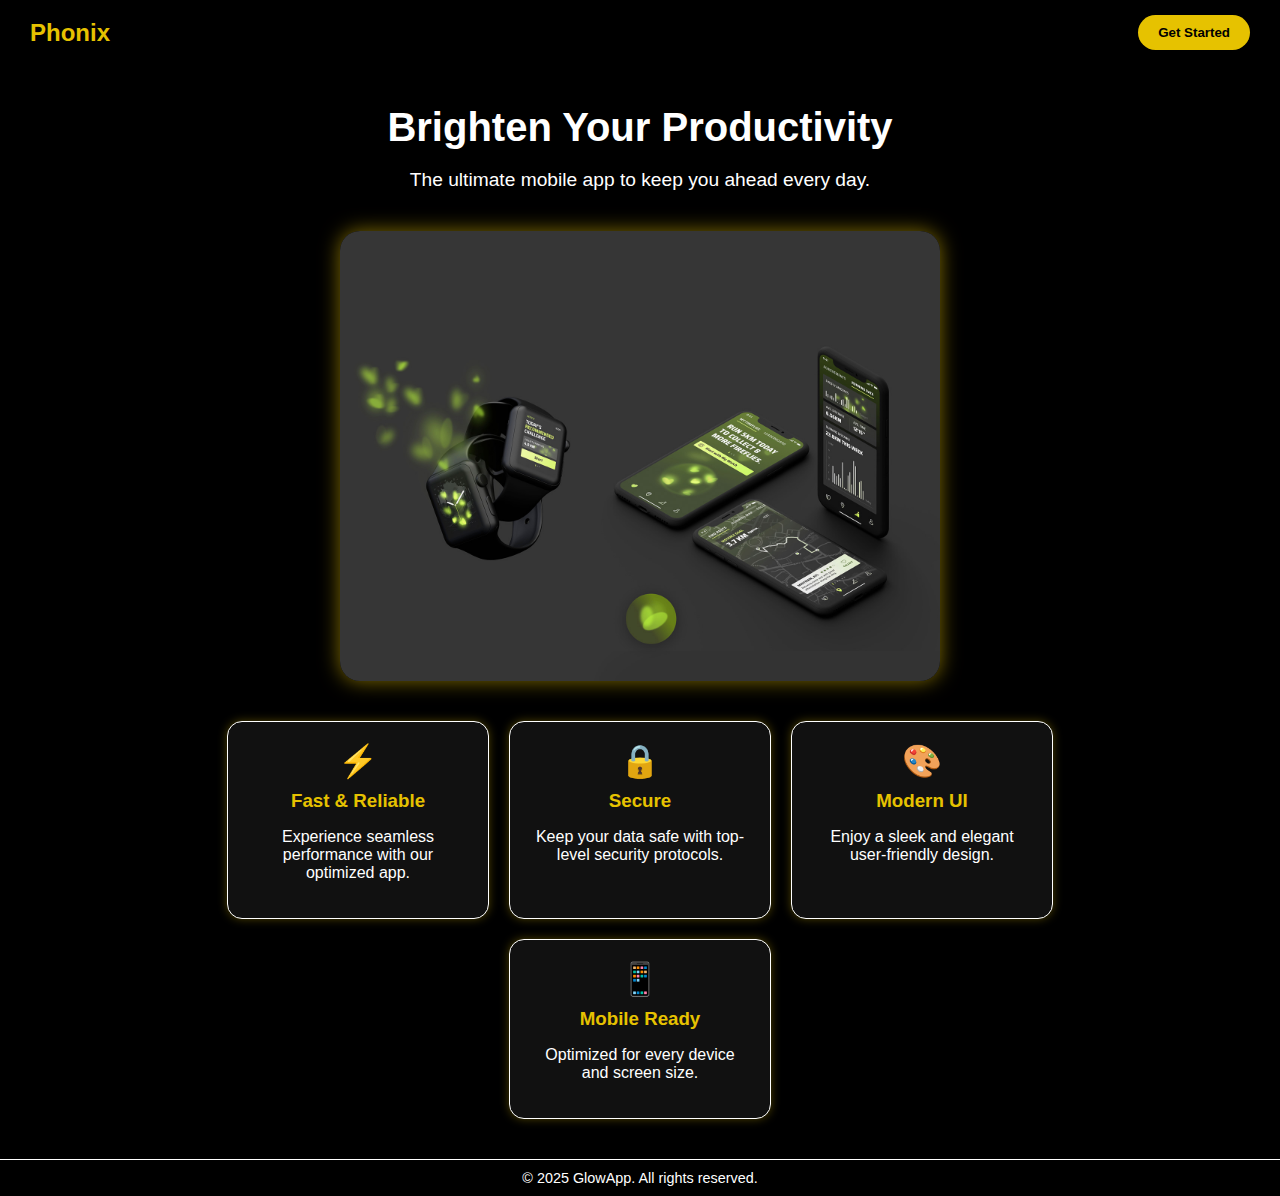
<file: Landing-page/index.html>
<!-- index.html -->
<!DOCTYPE html>
<html lang="en">
<head>
  <meta charset="UTF-8" />
  <meta name="viewport" content="width=device-width, initial-scale=1.0" />
  <title>GlowApp Landing Page</title>
  <link rel="stylesheet" href="style.css" />
</head>
<body>
  <!-- Navigation -->
  <nav class="navbar">
    <div class="logo">Phonix</div>
    <button class="btn">Get Started</button>
  </nav>

  <!-- Header -->
  <header class="header">
    <h1>Brighten Your Productivity</h1>
    <p>The ultimate mobile app to keep you ahead every day.</p>
  </header>

  <!-- Hero Section -->
  <section class="hero">
    <img src="image.png" alt="Hero Image">
  </section>

  <!-- Features Section -->
  <section class="features">
    <div class="feature">
      <div class="icon">⚡</div>
      <h3>Fast & Reliable</h3>
      <p>Experience seamless performance with our optimized app.</p>
    </div>
    <div class="feature">
      <div class="icon">🔒</div>
      <h3>Secure</h3>
      <p>Keep your data safe with top-level security protocols.</p>
    </div>
    <div class="feature">
      <div class="icon">🎨</div>
      <h3>Modern UI</h3>
      <p>Enjoy a sleek and elegant user-friendly design.</p>
    </div>
    <div class="feature">
      <div class="icon">📱</div>
      <h3>Mobile Ready</h3>
      <p>Optimized for every device and screen size.</p>
    </div>
  </section>

  <!-- Footer -->
  <footer class="footer">
    © 2025 GlowApp. All rights reserved.
  </footer>
</body>
</html>
</file>
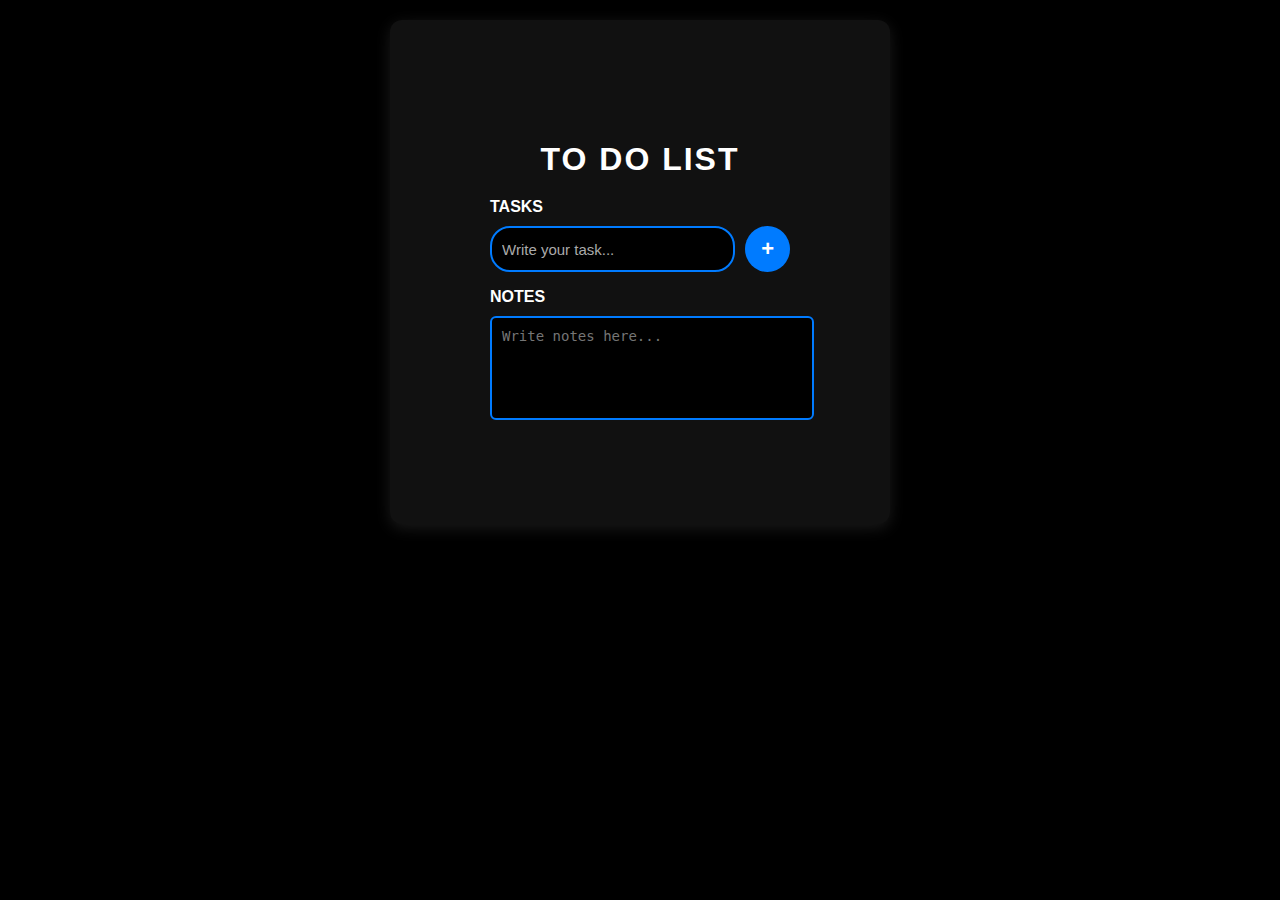
<file: to-do list/to-do-list.html>
<!DOCTYPE html>
<html lang="en">
<head>
  <meta charset="UTF-8">
  <meta name="viewport" content="width=device-width, initial-scale=1.0">
  <title>To Do List</title>
  <link rel="stylesheet" href="to-do-list.css">
</head>
<body>
  <div class="wrapper">
    <div class="todo-card">
      <h1>TO DO LIST</h1>

      <h2 class="section-title">Tasks</h2>
      <div class="inputRow">
        <input id="taskInput" type="text" placeholder="Write your task...">
        <button id="addBtn">+</button>
      </div>
      <ul id="taskList"></ul>

      <h2 class="section-title">Notes</h2>
      <textarea id="notes" placeholder="Write notes here..."></textarea>
    </div>
  </div>

  <script src="script.js"></script>
</body>
</html>
</file>
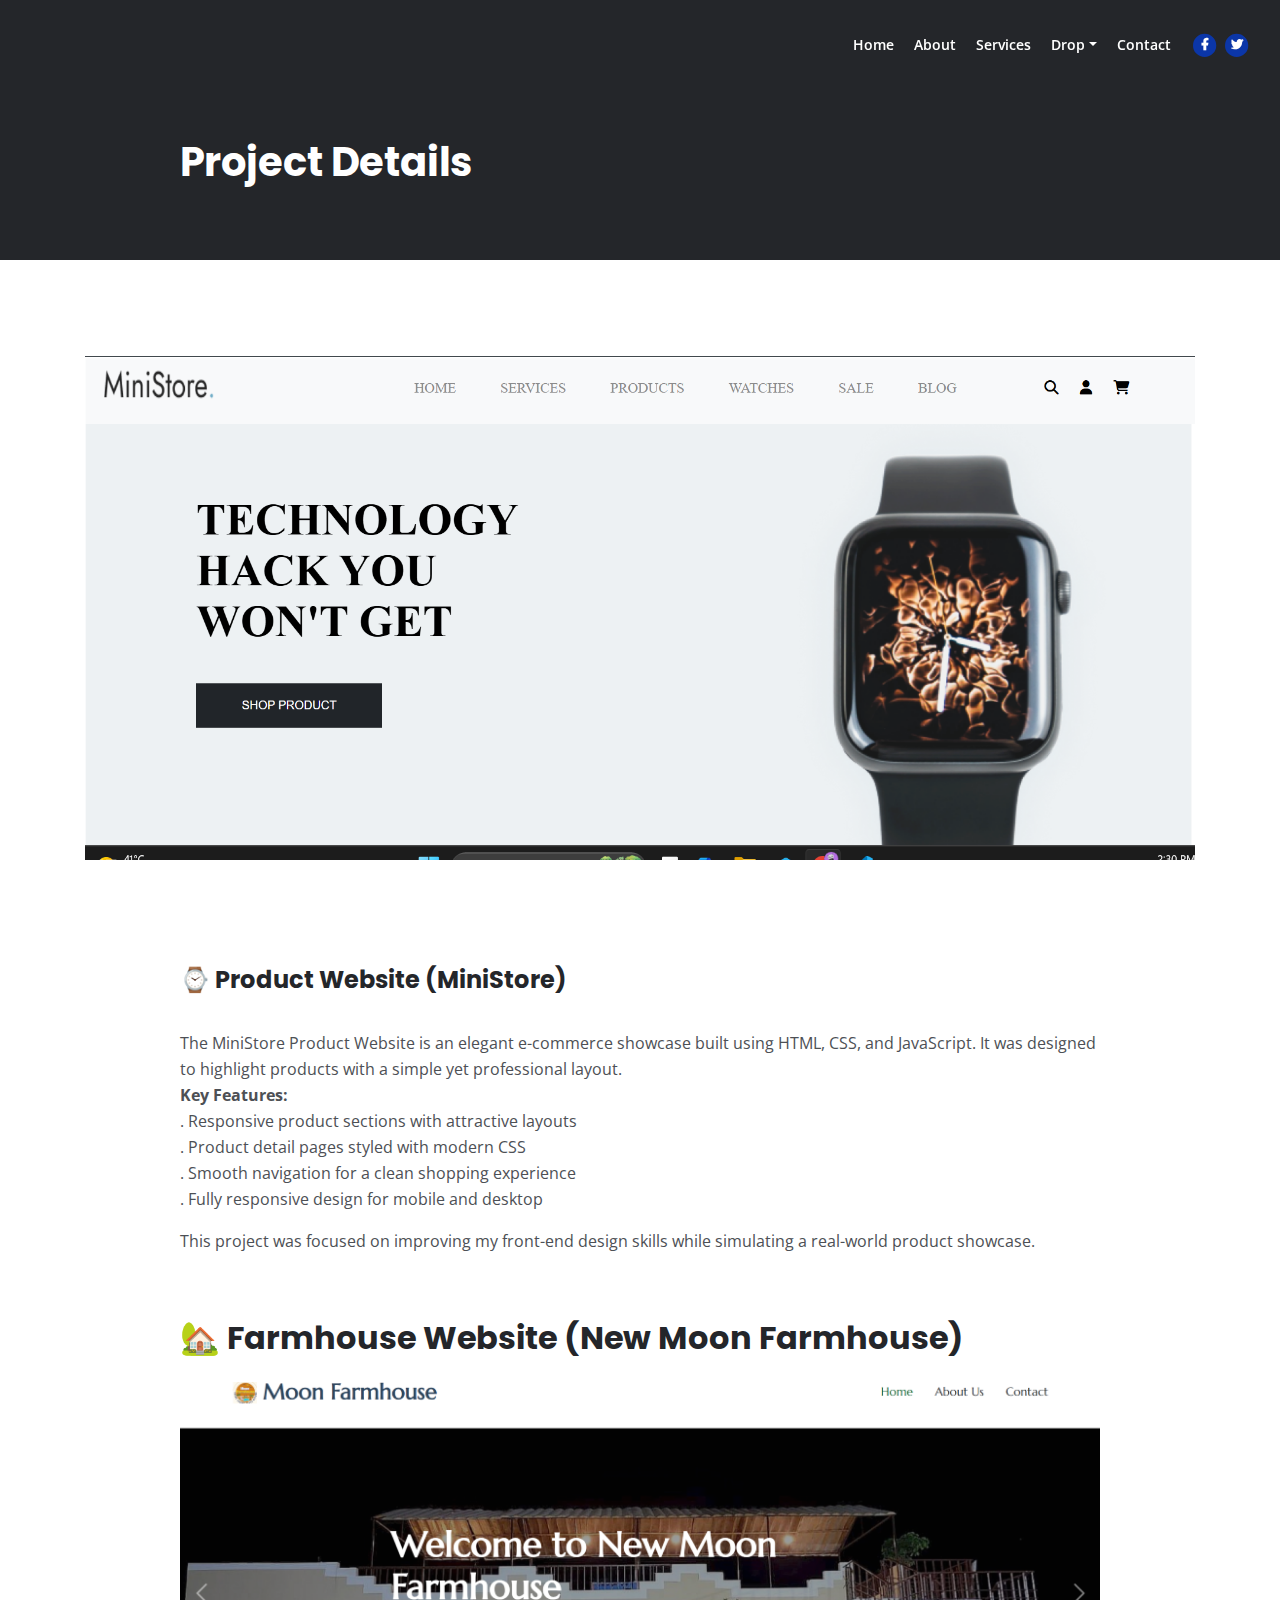
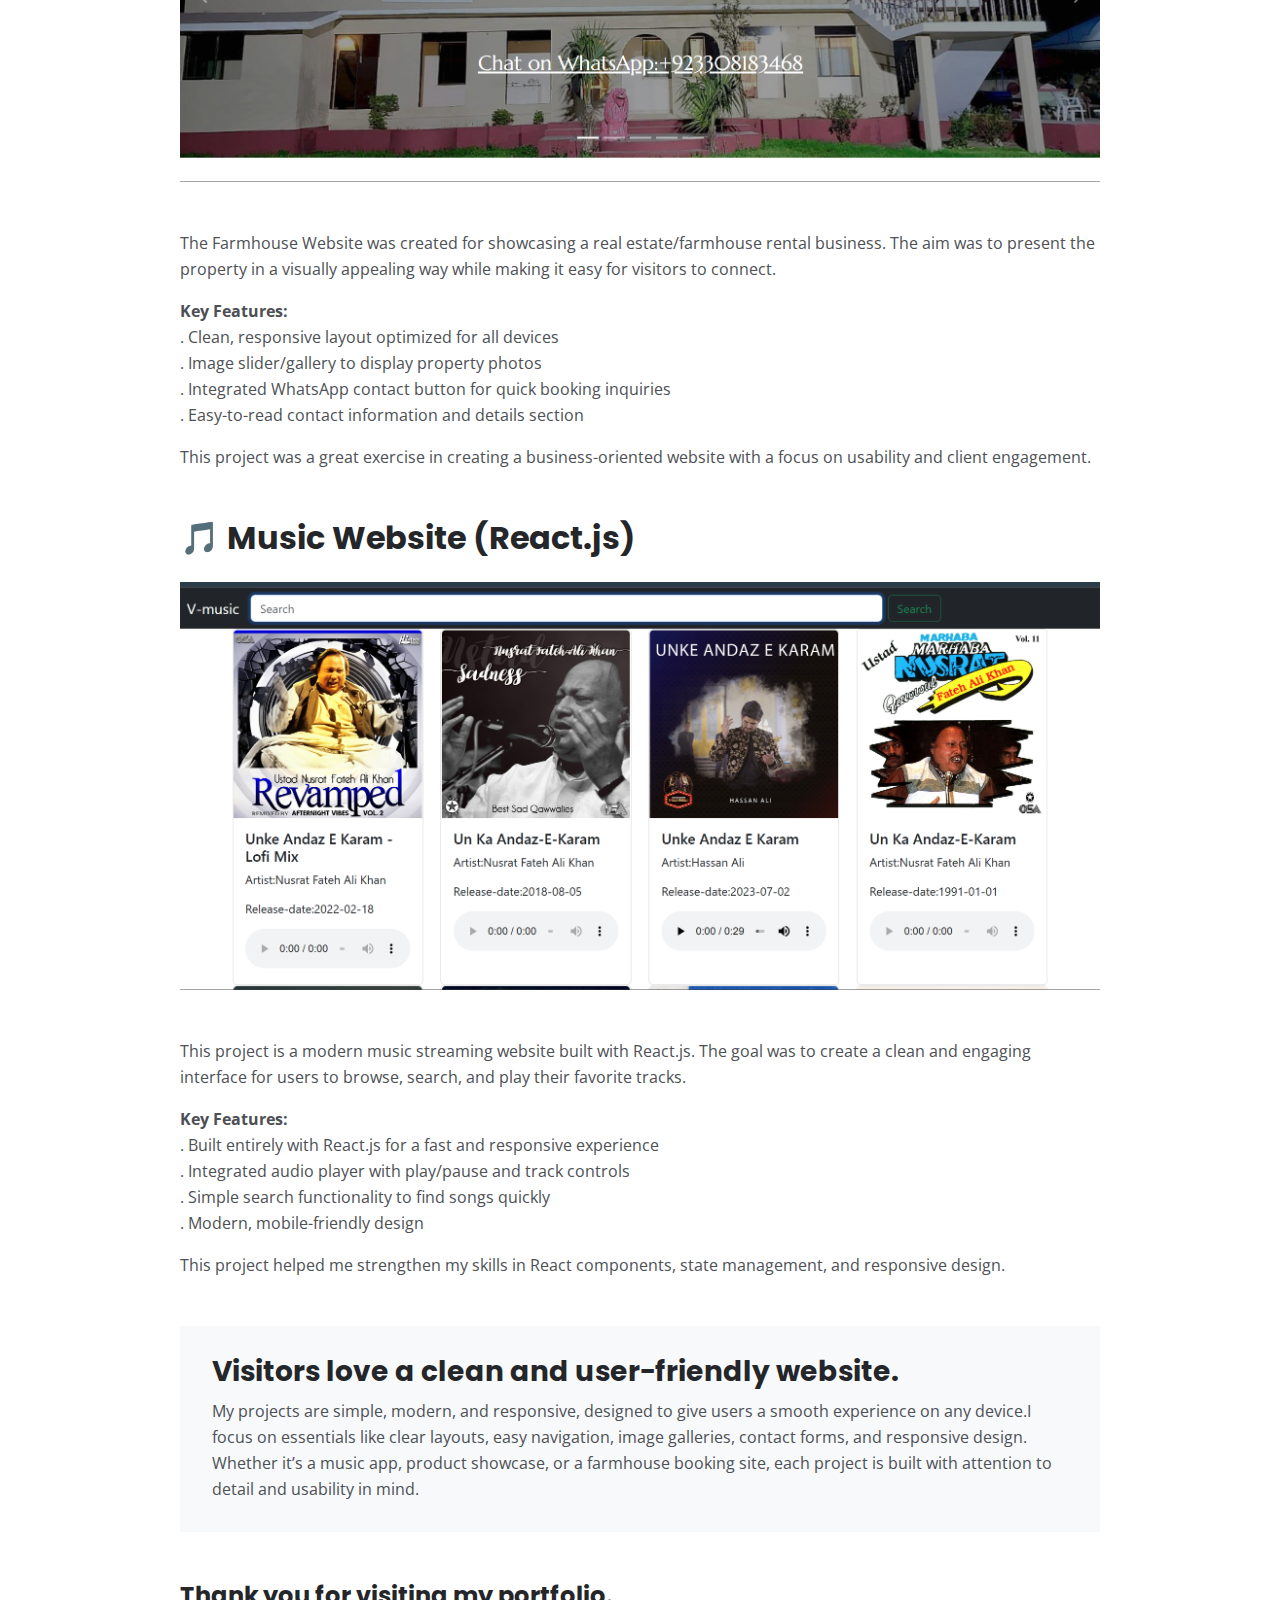
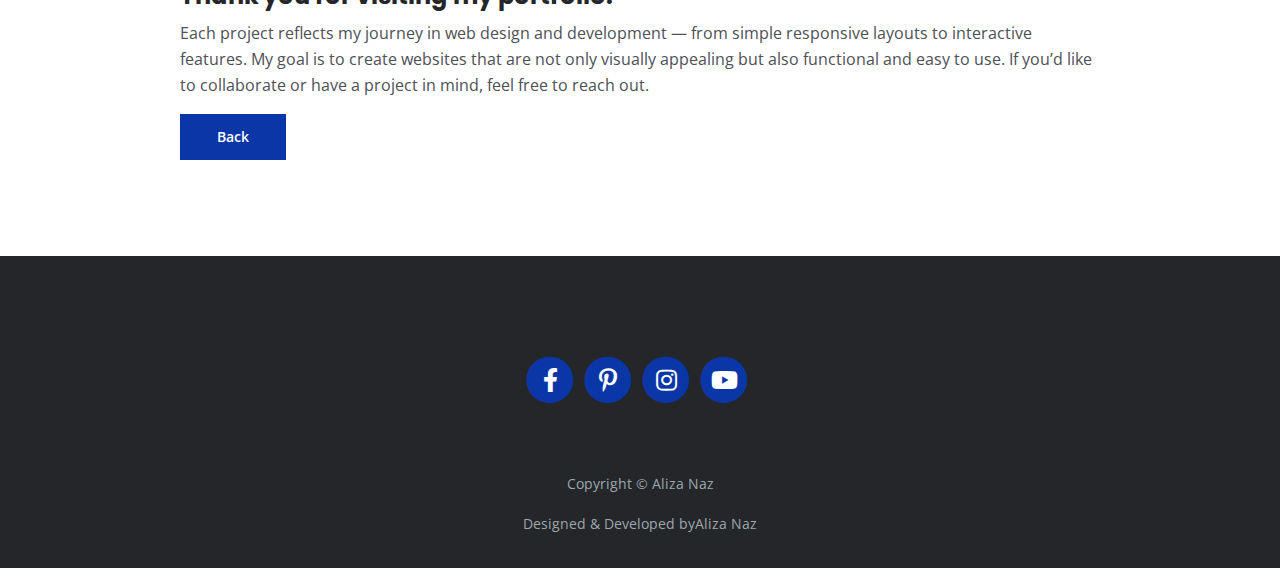
<file: portfolio/mark/project.html>
<!DOCTYPE html>
<html lang="en">
<head>
    <meta charset="utf-8">
    <meta name="viewport" content="width=device-width, initial-scale=1, shrink-to-fit=no">
    
    <!-- SEO Meta Tags -->
    <meta name="description" content="Your description">
    <meta name="author" content="Your name">

    <!-- OG Meta Tags to improve the way the post looks when you share the page on Facebook, Twitter, LinkedIn -->
	<meta property="og:site_name" content="" /> <!-- website name -->
	<meta property="og:site" content="" /> <!-- website link -->
	<meta property="og:title" content=""/> <!-- title shown in the actual shared post -->
	<meta property="og:description" content="" /> <!-- description shown in the actual shared post -->
	<meta property="og:image" content="" /> <!-- image link, make sure it's jpg -->
	<meta property="og:url" content="" /> <!-- where do you want your post to link to -->
	<meta name="twitter:card" content="summary_large_image"> <!-- to have large image post format in Twitter -->

    <!-- Webpage Title -->
    <title>Project Details</title>
    
    <!-- Styles -->
    <link rel="preconnect" href="https://fonts.gstatic.com">
    <link href="https://fonts.googleapis.com/css2?family=Open+Sans:ital,wght@0,400;0,600;0,700;1,400&family=Poppins:wght@600&display=swap" rel="stylesheet">
    <link href="css/bootstrap.css" rel="stylesheet">
    <link href="css/fontawesome-all.css" rel="stylesheet">
	<link href="css/styles.css" rel="stylesheet">
	
	<!-- Favicon  -->
    <link rel="icon" href="images/favicon.png">
</head>
<body data-spy="scroll" data-target=".fixed-top">
    
    <!-- Navigation -->
    <nav class="navbar navbar-expand-lg fixed-top navbar-dark">
        <div class="container">
            
            
            <!-- Text Logo - Use this if you don't have a graphic logo -->
            <!-- <a class="navbar-brand logo-text page-scroll" href="index.html">Mark</a> -->

            <button class="navbar-toggler p-0 border-0" type="button" data-toggle="offcanvas">
                <span class="navbar-toggler-icon"></span>
            </button>

            <div class="navbar-collapse offcanvas-collapse" id="navbarsExampleDefault">
                <ul class="navbar-nav ml-auto">
                    <li class="nav-item">
                        <a class="nav-link page-scroll" href="index.html#header">Home <span class="sr-only">(current)</span></a>
                    </li>
                    <li class="nav-item">
                        <a class="nav-link page-scroll" href="index.html#about">About</a>
                    </li>
                    <li class="nav-item">
                        <a class="nav-link page-scroll" href="index.html#services">Services</a>
                    </li>
                    <li class="nav-item dropdown">
                        <a class="nav-link dropdown-toggle" href="#" id="dropdown01" data-toggle="dropdown" aria-haspopup="true" aria-expanded="false">Drop</a>
                        <div class="dropdown-menu" aria-labelledby="dropdown01">
                            <a class="dropdown-item page-scroll" href="project.html">Project Details</a>
                        </div>
                    </li>
                    <li class="nav-item">
                        <a class="nav-link page-scroll" href="index.html#contact">Contact</a>
                    </li>
                </ul>
                <span class="nav-item social-icons">
                    <span class="fa-stack">
                        <a href="#your-link">
                            <i class="fas fa-circle fa-stack-2x"></i>
                            <i class="fab fa-facebook-f fa-stack-1x"></i>
                        </a>
                    </span>
                    <span class="fa-stack">
                        <a href="#your-link">
                            <i class="fas fa-circle fa-stack-2x"></i>
                            <i class="fab fa-twitter fa-stack-1x"></i>
                        </a>
                    </span>
                </span>
            </div> <!-- end of navbar-collapse -->
        </div> <!-- end of container -->
    </nav> <!-- end of navbar -->
    <!-- end of navigation -->


    <!-- Header -->
    <header class="ex-header">
        <div class="container">
            <div class="row">
                <div class="col-xl-10 offset-xl-1">
                    <h1>Project Details</h1>
                </div> <!-- end of col -->
            </div> <!-- end of row -->
        </div> <!-- end of container -->
    </header> <!-- end of ex-header -->
    <!-- end of header -->


    <!-- Basic -->
    <div class="ex-basic-1 pt-5 pb-5">
        <div class="container">
            <div class="row">
                <div class="col-lg-12">
                    <img class="img-fluid mt-5 mb-3" src="images/project-1.png" alt="alternative">
                </div> <!-- end of col -->
            </div> <!-- end of row -->
        </div> <!-- end of container -->
    </div> <!-- end of ex-basic-1 -->
    <!-- end of basic -->


    <!-- Basic -->
    <div class="ex-basic-1 pt-4">
        <div class="container">
            <div class="row">
                <div class="col-xl-10 offset-xl-1">
                    <p><h4>⌚ Product Website (MiniStore)</h4><br>
                        The MiniStore Product Website is an elegant e-commerce showcase built using HTML, CSS, and JavaScript. It was designed to highlight products with a simple yet professional layout.
                        <br>
                    <b>Key Features:</b><br>

                    . Responsive product sections with attractive layouts<br>

                    . Product detail pages styled with modern CSS<br>

                    . Smooth navigation for a clean shopping experience<br>

                    . Fully responsive design for mobile and desktop<br>
                    </p>
                    <p class="mb-5">This project was focused on improving my front-end design skills while simulating a real-world product showcase.</p>

                    
                </div> <!-- end of col -->
            </div> <!-- end of row -->
        </div> <!-- end of container -->
    </div> <!-- end of ex-basic-1 -->
    <!-- end of basic -->


   
    


    <!-- Basic -->
    <div class="ex-basic-1 pt-3 pb-5">
        <div class="container">
            <div class="row">
                <div class="col-xl-10 offset-xl-1">
                    
                    <h2 class="mb-4">🏡 Farmhouse Website (New Moon Farmhouse)</h2>
                    <img class="img-fluid mb-5" src="images/project-2.png" alt="alternative">
                    <p>The Farmhouse Website was created for showcasing a real estate/farmhouse rental business. The aim was to present the property in a visually appealing way while making it easy for visitors to connect.</p>

                    <b>Key Features:</b><br>

                    . Clean, responsive layout optimized for all devices<br>

                    . Image slider/gallery to display property photos<br>

                    . Integrated WhatsApp contact button for quick booking inquiries<br>

                    . Easy-to-read contact information and details section<br>
                    </p>
                    <p class="mb-5">This project was a great exercise in creating a business-oriented website with a focus on usability and client engagement.</p>



                    <h2 class="mb-4">🎵 Music Website (React.js)</h2>
                    <img class="img-fluid mb-5" src="images/project-3.png" alt="alternative">
                    <p>This project is a modern music streaming website built with React.js. The goal was to create a clean and engaging interface for users to browse, search, and play their favorite tracks.</p>

                    <b>Key Features:</b><br>

                    . Built entirely with React.js for a fast and responsive experience<br>

                    . Integrated audio player with play/pause and track controls<br>

                    . Simple search functionality to find songs quickly<br>

                    . Modern, mobile-friendly design<br>
                    </p>
                    <p class="mb-5">This project helped me strengthen my skills in React components, state management, and responsive design.</p>
                    <div class="text-box mb-5">
                        <h3>Visitors love a clean and user-friendly website.</h3>
                        <p>My projects are simple, modern, and responsive, designed to give users a smooth experience on any device.I focus on essentials like clear layouts, easy navigation, image galleries, contact forms, and responsive design. Whether it’s a music app, product showcase, or a farmhouse booking site, each project is built with attention to detail and usability in mind.</p>
                    </div> <!-- end of text-box -->



                    <p class="mb-4"><h4>Thank you for visiting my portfolio.</h4>
                    Each project reflects my journey in web design and development — from simple responsive layouts to interactive features. My goal is to create websites that are not only visually appealing but also functional and easy to use. If you’d like to collaborate or have a project in mind, feel free to reach out.</p>
                    

                    <a class="btn-solid-reg mb-5" href="index.html">Back</a>
                </div> <!-- end of col -->
            </div> <!-- end of row -->
        </div> <!-- end of container -->
    </div> <!-- end of ex-basic-1 -->
    <!-- end of basic -->


    <!-- Footer -->
    <div class="footer bg-gray">
        <div class="container">
            <div class="row">
                <div class="col-lg-12">
                    <div class="social-container">
                        <span class="fa-stack">
                            <a href="https://www.facebook.com/shaaz.khan.94009841">
                                <i class="fas fa-circle fa-stack-2x"></i>
                                <i class="fab fa-facebook-f fa-stack-1x"></i>
                            </a>
                        </span>
                        <span class="fa-stack">
                            <a href="https://www.pinterest.com/alizah0045/">
                                <i class="fas fa-circle fa-stack-2x"></i>
                                <i class="fab fa-pinterest-p fa-stack-1x"></i>
                            </a>
                        </span>
                        <span class="fa-stack">
                            <a href="https://www.instagram.com/alizaey978/">
                                <i class="fas fa-circle fa-stack-2x"></i>
                                <i class="fab fa-instagram fa-stack-1x"></i>
                            </a>
                        </span>
                        <span class="fa-stack">
                            <a href="https://www.youtube.com/@alizay-l1k">
                                <i class="fas fa-circle fa-stack-2x"></i>
                                <i class="fab fa-youtube fa-stack-1x"></i>
                            </a>
                        </span>
                    </div> <!-- end of social-container -->
                </div> <!-- end of col -->
            </div> <!-- end of row -->
        </div> <!-- end of container -->
    </div> <!-- end of footer -->  
    <!-- end of footer -->


    <!-- Copyright -->
    <div class="copyright bg-gray">
        <div class="container">
            <div class="row">
                <div class="col-lg-12">
                    <p class="p-small">Copyright © <a class="no-line" href="#your-link">Aliza Naz</a></p>
                </div> <!-- end of col -->
            </div> <!-- enf of row -->
        </div> <!-- end of container -->


        <div class="container">
            <div class="row">
                <div class="col-lg-12">
                    <p class="p-small">Designed & Developed by<a class="no-line" href="https://themewagon.com/">Aliza Naz</a></p>
                </div> <!-- end of col -->
            </div> <!-- enf of row -->
        </div> <!-- end of container -->
    </div> <!-- end of copyright --> 
    <!-- end of copyright -->
    
    	
    <!-- Scripts -->
    <script src="js/jquery.min.js"></script> <!-- jQuery for Bootstrap's JavaScript plugins -->
    <script src="js/bootstrap.min.js"></script> <!-- Bootstrap framework -->
    <script src="js/jquery.easing.min.js"></script> <!-- jQuery Easing for smooth scrolling between anchors -->
    <script src="js/scripts.js"></script> <!-- Custom scripts -->
</body>
</html>
</file>
<file: Landing-page/style.css>
/* style.css */
body {
  margin: 0;
  font-family: Arial, sans-serif;
  background-color: #000;
  color: #e6c200;
  text-align: center;
}

/* Navbar */
.navbar {
  display: flex;
  justify-content: space-between;
  align-items: center;
  padding: 15px 30px;
}

.logo {
  font-size: 1.5rem;
  font-weight: bold;
}

.btn {
  background-color:#e6c200;
  color: #000;
  padding: 10px 20px;
  border: none;
  border-radius: 20px;
  font-weight: bold;
  cursor: pointer;
  transition: background-color 0.3s;
}
.btn:hover {
  background-color: #e6c200;
}

/* Header */
.header {
  margin: 40px auto;
  max-width: 600px;
}
.header h1 {
    color: white;
  font-size: 2.5rem;
  margin-bottom: 10px;
}
.header p {
  font-size: 1.2rem;
  color: white;
}

/* Hero */
.hero img {
  width: 100%;
  max-width: 600px;
  border-radius: 20px;
  box-shadow: 0 0 20px rgba(255, 215, 0, 0.5);
  margin: 20px auto 40px;
  display: block;
}

/* Features */
.features {
  display: flex;
  justify-content: center;
  flex-wrap: wrap;
  gap: 20px;
  margin: 40px auto;
  max-width: 1000px;
}
.feature {
  background-color: #111;
  border: 1px solid white;
  border-radius: 15px;
  padding: 20px;
  width: 220px;
  box-shadow: 0 0 10px rgba(255, 215, 0, 0.3);
}
.feature:hover{
    transform: translateY(-8px) scale(1.05);
  box-shadow: 0 0 25px rgba(255, 215, 0, 0.6);
  background-color: #1a1a1a;
}
.feature h3 {
  margin: 10px 0;
}
.feature p{
    color: white;
}
.icon {
  font-size: 2rem;
  margin-bottom: 10px;
}

/* Footer */
.footer {
    color: white;
  border-top: 1px solid white;
  padding: 10px;
  font-size: 0.9rem;
  text-align: center;
  margin-top: 30px;
}
</file>
<file: to-do list/to-do-list.css>
body {
  margin: 0;
  font-family: Arial, sans-serif;
  background: #000; /* black background */
  display: flex;
  justify-content: center;
  align-items: flex-start;
  min-height: 100vh;
  color: white;
}

.wrapper {
  margin-top: 20px;
}

.todo-card {
  background: #111;
  padding: 100px;
  width: 300px;
  
  border-radius: 12px;
  box-shadow: 0 4px 15px rgba(255,255,255,0.1);
}

.todo-card h1 {
  text-align: center;
  margin-bottom: 20px;
  letter-spacing: 2px;
  color: white;
}

.section-title {
  font-size: 16px;
  margin: 15px 0 10px;
  color: white;
  text-transform: uppercase;
}

.inputRow {
  display: flex;
  gap: 10px;
  margin-bottom: 15px;
}

#taskInput {
  flex: 1;
  padding: 10px;
  border: 2px solid #007bff;
  border-radius: 20px;
  font-size: 15px;
  background: #000;
  color: white;
}

#taskInput::placeholder {
  color: #aaa;
}

#addBtn {
  background: #007bff; /* blue add button */
  color: white;
  font-size: 22px;
  font-weight: bold;
  border: none;
  padding: 10px 16px;
  border-radius: 50%;
  cursor: pointer;
  transition: background 0.3s;
}

#addBtn:hover {
  background: #0056b3;
}

#taskList {
  list-style: none;
  padding: 0;
}

#taskList li {
  display: flex;
  align-items: center;
  justify-content: space-between;
  background: #ffb482; /* peach background for tasks */
  padding: 10px 12px;
  margin-bottom: 10px;
  border-radius: 6px;
  font-size: 15px;
  color: black;
}

.taskText {
  flex: 1;
  margin-left: 8px;
}

.deleteBtn {
  background: red;
  color: white;
  border: none;
  border-radius: 50%;
  width: 26px;
  height: 26px;
  cursor: pointer;
  font-size: 16px;
  line-height: 1;
}

#notes {
  width: 100%;
  height: 80px;
  border: 2px solid #007bff;
  border-radius: 6px;
  padding: 10px;
  font-size: 14px;
  resize: none;
  background: #000;
  color: white;
}
</file>
<file: portfolio/mark/css/styles.css>
/* Description: Master CSS file */

/*****************************************
Table Of Contents:
- General Styles
- Navigation
- Header
- About
- Services
- Details
- Projects
- Works
- Testimonials
- Questions
- Contact
- Footer 
- Copyright
- Back To Top Button
- Extra Pages
- Media Queries
******************************************/

/*****************************************
Colors:
- Backgrounds, navbar - black #24262a
- Backgrounds - light gray #f7f9fb
- Buttons, icons - blue #0b36a8
- Headings text - black #24262a
- Body text - dark gray #4d5055
******************************************/


/**************************/
/*     General Styles     */
/**************************/
body,
html {
    width: 100%;
	height: 100%;
}

body, p {
	color: #4d5055; 
	font: 400 1rem/1.625rem "Open Sans", sans-serif;
}

h1 {
	color: #24262a;
	font-weight: 700;
	font-size: 2.5rem;
	line-height: 3.25rem;
	font-family: "Poppins"
}

h2 {
	color: #24262a;
	font-weight: 700;
	font-size: 2rem;
	line-height: 2.5rem;
	font-family: "Poppins"
}

h3 {
	color: #24262a;
	font-weight: 700;
	font-size: 1.75rem;
	line-height: 2.25rem;
	font-family: "Poppins"
}

h4 {
	color: #24262a;
	font-weight: 700;
	font-size: 1.5rem;
	line-height: 2rem;
	font-family: "Poppins"
}

h5 {
	color: #24262a;
	font-weight: 700;
	font-size: 1.25rem;
	line-height: 1.625rem;
	font-family: "Poppins"
}

h6 {
	color: #24262a;
	font-weight: 700;
	font-size: 1rem;
	line-height: 1.375rem;
	font-family: "Poppins"
}

.p-large {
	font-size: 1.125rem;
	line-height: 1.75rem;
}

.p-small {
	font-size: 0.875rem;
	line-height: 1.5rem;
}

.testimonial-text {
	font-style: italic;
}

.testimonial-author {
	font-weight: 700;
	font-size: 1rem;
	line-height: 1.5rem;
}

.li-space-lg li {
	margin-bottom: 0.5rem;
}

a {
	color: #4d5055;
	text-decoration: underline;
}

a:hover {
	color: #4d5055;
	text-decoration: underline;
}

.no-line {
	text-decoration: none;
}

.no-line:hover {
	text-decoration: none;
}

.blue {
	color: #2259ec;
}

.bg-gray {
	background-color: #f7f9fb;
}

.section-divider {
	display: block;
	height: 1px;
	margin: 0;
	border: none;
	background-color: #d3dae2;
}

.btn-solid-reg {
	display: inline-block;
	padding: 1.375rem 2.25rem 1.375rem 2.25rem;
	border: 1px solid #0b36a8;
	background-color: #0b36a8;
	color: #ffffff;
	font-weight: 600;
	font-size: 0.875rem;
	line-height: 0;
	text-decoration: none;
	transition: all 0.2s;
}

.btn-solid-reg:hover {
	background-color: transparent;
	color: #0b36a8; /* needs to stay here because of the color property of a tag */
	text-decoration: none;
}

.btn-solid-lg {
	display: inline-block;
	padding: 1.625rem 2.625rem 1.625rem 2.625rem;
	border: 1px solid #0b36a8;
	background-color: #0b36a8;
	color: #ffffff;
	font-weight: 600;
	font-size: 0.875rem;
	line-height: 0;
	text-decoration: none;
	transition: all 0.2s;
}

.btn-solid-lg:hover {
	background-color: transparent;
	color: #0b36a8; /* needs to stay here because of the color property of a tag */
	text-decoration: none;
}

.btn-outline-reg {
	display: inline-block;
	padding: 1.375rem 2.25rem 1.375rem 2.25rem;
	border: 1px solid #24262a;
	background-color: transparent;
	color: #24262a;
	font-weight: 600;
	font-size: 0.875rem;
	line-height: 0;
	text-decoration: none;
	transition: all 0.2s;
}

.btn-outline-reg:hover {
	background-color: #24262a;
	color: #ffffff;
	text-decoration: none;
}

.btn-outline-lg {
	display: inline-block;
	padding: 1.625rem 2.625rem 1.625rem 2.625rem;
	border: 1px solid #24262a;
	background-color: transparent;
	color: #24262a;
	font-weight: 600;
	font-size: 0.875rem;
	line-height: 0;
	text-decoration: none;
	transition: all 0.2s;
}

.btn-outline-lg:hover {
	background-color: #24262a;
	color: #ffffff;
	text-decoration: none;
}

.btn-outline-sm {
	display: inline-block;
	padding: 1rem 1.5rem 1rem 1.5rem;
	border: 1px solid #24262a;
	background-color: transparent;
	color: #24262a;
	font-weight: 600;
	font-size: 0.875rem;
	line-height: 0;
	text-decoration: none;
	transition: all 0.2s;
}

.btn-outline-sm:hover {
	background-color: #24262a;
	color: #ffffff;
	text-decoration: none;
}

.form-group {
	position: relative;
	margin-bottom: 1.25rem;
}

.label-control {
	position: absolute;
	top: 0.875rem;
	left: 1.5rem;
	color: #7d838a;
	opacity: 1;
	font-size: 0.875rem;
	line-height: 1.375rem;
	cursor: text;
	transition: all 0.2s ease;
}

.form-control-input:focus + .label-control,
.form-control-input.notEmpty + .label-control,
.form-control-textarea:focus + .label-control,
.form-control-textarea.notEmpty + .label-control {
	top: 0.125rem;
	color: #4d5055;
	opacity: 1;
	font-size: 0.75rem;
	font-weight: 700;
}

.form-control-input,
.form-control-select {
	display: block; /* needed for proper display of the label in Firefox, IE, Edge */
	width: 100%;
	padding-top: 1.125rem;
	padding-bottom: 0.125rem;
	padding-left: 1.5rem;
	border: 1px solid #cbcbd1;
	background-color: #ffffff;
	color: #4d5055;
	font-size: 0.875rem;
	line-height: 1.875rem;
	transition: all 0.2s;
	-webkit-appearance: none; /* removes inner shadow on form inputs on ios safari */
}

.form-control-select {
	padding-top: 0.5rem;
	padding-bottom: 0.5rem;
	height: 3.25rem;
	color: #7d838a;
}

select {
    /* you should keep these first rules in place to maintain cross-browser behavior */
    -webkit-appearance: none;
	-moz-appearance: none;
	-ms-appearance: none;
    -o-appearance: none;
    appearance: none;
    background-image: url('../images/down-arrow.png');
    background-position: 96% 50%;
    background-repeat: no-repeat;
    outline: none;
}

.form-control-textarea {
	display: block; /* used to eliminate a bottom gap difference between Chrome and IE/FF */
	width: 100%;
	height: 14rem; /* used instead of html rows to normalize height between Chrome and IE/FF */
	padding-top: 1.5rem;
	padding-left: 1.3125rem;
	border: 1px solid #cbcbd1;
	background-color: #ffffff;
	color: #4d5055;
	font-size: 0.875rem;
	line-height: 1.5rem;
	transition: all 0.2s;
}

.form-control-input:focus,
.form-control-select:focus,
.form-control-textarea:focus {
	border: 1px solid #a1a1a1;
	outline: none; /* Removes blue border on focus */
}

.form-control-input:hover,
.form-control-select:hover,
.form-control-textarea:hover {
	border: 1px solid #a1a1a1;
}

.checkbox {
	font-size: 0.75rem;
	line-height: 1.25rem;
}

input[type='checkbox'] {
	vertical-align: -10%;
	margin-right: 0.5rem;
}

.form-control-submit-button {
	display: inline-block;
	width: 100%;
	height: 3.25rem;
	border: 1px solid #0b36a8;
	border-radius: 32px;
	background-color: #0b36a8;
	color: #ffffff;
	font-weight: 600;
	font-size: 0.875rem;
	line-height: 0;
	cursor: pointer;
	transition: all 0.2s;
}

.form-control-submit-button:hover {
	border: 1px solid #24262a;
	background-color: transparent;
	color: #24262a;
}


/**********************/
/*     Navigation     */
/**********************/
.navbar {
	background-color: #24262a;
	font-weight: 600;
	font-size: 0.875rem;
	line-height: 0.875rem;
	box-shadow: 0 1px 6px 0 rgba(0, 0, 0, 0.025);
}

.navbar .navbar-brand {
	padding-top: 0.125rem;
	padding-bottom: 0.125rem;
}

.navbar .logo-image img {
    width: 118px;
	height: 36px;
}

.navbar .logo-text {
	color:#ffffff;
	font-weight: 700;
	font-size: 1.875rem;
	line-height: 1rem;
	text-decoration: none;
}

.offcanvas-collapse {
	position: fixed;
	top: 3.25rem; /* adjusts the height between the top of the page and the offcanvas menu */
	bottom: 0;
	left: 100%;
	width: 100%;
	padding-right: 1rem;
	padding-left: 1rem;
	overflow-y: auto;
	visibility: hidden;
	background-color: #24262a;
	transition: visibility .3s ease-in-out, -webkit-transform .3s ease-in-out;
	transition: transform .3s ease-in-out, visibility .3s ease-in-out;
	transition: transform .3s ease-in-out, visibility .3s ease-in-out, -webkit-transform .3s ease-in-out;
}

.offcanvas-collapse.open {
	visibility: visible;
	-webkit-transform: translateX(-100%);
	transform: translateX(-100%);
}

.navbar .navbar-nav {
	margin-top: 0.75rem;
	margin-bottom: 0.5rem;
}

.navbar .nav-item .nav-link {
	padding-top: 0.625rem;
	padding-bottom: 0.625rem;
	color: #ffffff;
	text-decoration: none;
	transition: all 0.2s ease;
}

.navbar .nav-item.dropdown.show .nav-link,
.navbar .nav-item .nav-link:hover,
.navbar .nav-item .nav-link.active {
	color: #9c9ead;
}

/* Dropdown Menu */
.navbar .dropdown .dropdown-menu {
	animation: fadeDropdown 0.2s; /* required for the fade animation */
}

@keyframes fadeDropdown {
    0% {
        opacity: 0;
    }

    100% {
        opacity: 1;
	}
}

.navbar .dropdown-menu {
	margin-top: 0.5rem;
	margin-bottom: 0.5rem;
	border: none;
	background-color: #24262a;
}

.navbar .dropdown-item {
	padding-top: 0.5rem;
	padding-bottom: 0.5rem;
	color: #ffffff;
	font-weight: 600;
	font-size: 0.875rem;
	line-height: 0.875rem;
	text-decoration: none;
}

.navbar .dropdown-item:hover {
	background-color: #24262a;
	color: #9c9ead;
}

.navbar .dropdown-divider {
	width: 100%;
	height: 1px;
	margin: 0.5rem auto 0.5rem auto;
	border: none;
	background-color: #505050;
}
/* end of dropdown menu */

.navbar .fa-stack {
	width: 2em;
	margin-right: 0.25rem;
	font-size: 0.75rem;
}

.navbar .fa-stack-2x {
	color: #0b36a8;
	transition: all 0.2s ease;
}

.navbar .fa-stack-1x {
	color: #ffffff;
	transition: all 0.2s ease;
}

.navbar .fa-stack:hover .fa-stack-2x {
	color: #ffffff;
}

.navbar .fa-stack:hover .fa-stack-1x {
	color: #0b36a8;
}

.navbar .navbar-toggler {
	padding: 0;
	border: none;
	font-size: 1.25rem;
}


/******************/
/*     Header     */
/******************/
.header {
	padding-top: 7rem;
	padding-bottom: 5.5rem;
	background:url('../images/image.png') center center no-repeat;
	background-size: cover;
	text-align: center;
}

.header .h1-large {
	margin-top: -25%;
	color:black;
}

.header .btn-solid-lg:hover {
	border: 1px solid #ffffff;
	color:white;
	background-color: #24262a;
}

.header .btn-outline-lg {
	padding: 1.625rem 1.625rem 1.625rem 1.625rem;
	border: none;
	color: #4d5055;
}

.header .btn-outline-lg:hover {
	background: transparent;
	color:#0b36a8;
	text-decoration: none;
}

.header .btn-outline-lg .fas {
	margin-right: 0.375rem;
}



/*     About     */

.basic-1 {
	padding-top: 7.75rem;
	padding-bottom: 5.25rem;
}

.basic-1 .text-container {
	margin-bottom: 3rem;
}

.basic-1 .time {
	margin-bottom: 0.5rem;
	color: #0b36a8;
	font-weight: 600;
	font-size: 0.875rem;
	line-height: 1.5rem;
	font-family: "Poppins";
}

.basic-1 h6 {
	margin-bottom: 0.125rem;
}


/*     Services     */

.basic-2 {
	padding-top: 7.75rem;
	padding-bottom: 5.25rem;
}

.basic-2 .h2-heading {
	margin-bottom: 0.75rem;
	text-align: center;
}

.basic-2 .p-heading {
	margin-bottom: 4rem;
	text-align: center;
}

.basic-2 .text-box {
	margin-bottom: 3rem;
	padding: 3.5rem 1rem 2.125rem 1rem;
	border: 1px solid #cfd7de;
}

.basic-2 .fas,
.basic-2 .far {
	margin-bottom: 1.75rem;
	color: #0b36a8;
	font-size: 3.5rem;
}

.basic-2 h4 {
	letter-spacing: 1px;
}


/*******************/
/*     Details     */
/*******************/
.split .area-1 {
	height: 400px;
	background: linear-gradient( rgba(25, 26, 29, 0.5), rgba(25, 26, 29, 0.5)), url('../images/details-background.jpg') center center no-repeat;
	background-size: cover;
}

.split .area-2 {
	padding-top: 7.75rem;
	padding-bottom: 7.75rem;
}

.split p {
	margin-bottom: 2.25rem;
}

.split .icons-container {
	margin-top: 3rem;
}

.split .icons-container img {
	width: 50px;
	margin-right: 0.625rem;
	margin-bottom: 0.75rem;
}


/********************/
/*     Projects     */
/********************/
.basic-3 {
	padding-top: 7.75rem;
	padding-bottom: 1rem;
}

.basic-3 .h2-heading {
	margin-bottom: 0.75rem;
	text-align: center;
}

.basic-3 .p-heading {
	margin-bottom: 4rem;
	text-align: center;
}

.basic-3 .text-container {
	margin-bottom: 4rem;
}

.basic-3 .image-container {
	margin-bottom: 1rem;
}

/* Hover Animation */
.basic-3 .image-container {
	overflow: hidden;
	margin-right: auto;
	margin-left: auto;
}

.basic-3 .image-container img {
	margin: 0;
	transition: all 0.2s;
}

.basic-3 .image-container:hover img {
	-moz-transform: scale(1.1);
	-webkit-transform: scale(1.1);
	transform: scale(1.1);
} 
/* end of hover animation */


/*****************/
/*     Works     */
/*****************/
.basic-4 {
	padding-bottom: 1rem;
}

.basic-4 .text-container {
	margin-bottom: 4rem;
}

.basic-4 .image-container {
	margin-bottom: 1rem;
}

/* Hover Animation */
.basic-4 .image-container {
	overflow: hidden;
	margin-right: auto;
	margin-left: auto;
}

.basic-4 .image-container img {
	margin: 0;
	transition: all 0.2s;
}

.basic-4 .image-container:hover img {
	-moz-transform: scale(1.15);
	-webkit-transform: scale(1.15);
	transform: scale(1.15);
} 
/* end of hover animation */


/************************/
/*     Testimonials     */
/************************/
.cards-1 {
	padding-top: 3rem;
	padding-bottom: 3.875rem;
}

.cards-1 .h2-heading {
	margin-bottom: 3rem;
	text-align: center;
}

.cards-1 .card {
	margin-bottom: 4rem;
	border: none;
}

.cards-1 .card-body {
	padding: 0;
	text-align: center;
}

.cards-1 .testimonial-text {
	margin-bottom: 1.625rem;
}

.cards-1 img {
	display: inline-block;
	width: 60px;
	margin-bottom: 0.875rem;
	border-radius: 50%;
}

.cards-1 .text {
	margin-top: 0.375rem;
}

.cards-1 .testimonial-author {
	color: #24262a;
}

.cards-1 .testimonial-author,
.cards-1 .occupation {
	font-size: 0.875rem;
	line-height: 1.375rem;
}


/*********************/
/*     Questions     */
/*********************/
.accordion-1 {
	padding-top: 7.75rem;
	padding-bottom: 6.75rem;
}

.accordion-1 .h2-heading {
	margin-bottom: 2.5rem;
	text-align: center;
}

.accordion-1 .card {
	margin-bottom: 1.75rem;
	border: none;
}

.accordion-1 .card-header {
	padding: 0;
	border: none;
	background-color: transparent;
}

.accordion-1 .card button {
	padding: 0;
	color: #24262a;
	font-weight: 600;
	font-size: 1.125rem;
	line-height: 1.75rem;
	font-family: 'Poppins';
}

.accordion-1 .card button:hover {
	text-decoration: none;
}

.accordion-1 .card button:before {
	float: left;
	margin-right: 0.625rem;
	font-family: 'Font Awesome 5 Free';
	font-weight: 900;
	content: "\f078";
	transition: all 0.2s;
}

.accordion-1 .card button.collapsed:before {
	-webkit-transform: rotate(180deg);
	-moz-transform: rotate(180deg);
	transform: rotate(180deg);
} 

.accordion-1 .card-body {
	padding: 0.75rem 1.5rem 0.5rem 1.5rem;
}


/*******************/
/*     Contact     */
/*******************/
.form-1 {
	padding-top: 7.75rem;
	padding-bottom: 7rem;
	text-align: center;
}

.form-1 .h2-heading {
	margin-bottom: 0.75rem;
	text-align: center;
}

.form-1 .p-heading {
	margin-bottom: 4rem;
}


/******************/
/*     Footer     */
/******************/
.footer {
	padding-top: 6.25rem;
	padding-bottom: 2rem;
	background-color: #24262a;
	text-align: center;
}

.footer a {
	text-decoration: none;
}

.footer .fa-stack {
	width: 2em;
	margin-bottom: 1.25rem;
	margin-right: 0.375rem;
	font-size: 1.5rem;
}

.footer .fa-stack .fa-stack-1x {
    color: #ffffff;
	transition: all 0.2s ease;
}

.footer .fa-stack .fa-stack-2x {
	color: #0b36a8;
	transition: all 0.2s ease;
}

.footer .fa-stack:hover .fa-stack-1x {
	color: #0b36a8;
}

.footer .fa-stack:hover .fa-stack-2x {
    color: #ffffff;
}


/*********************/
/*     Copyright     */
/*********************/
.copyright {
	padding-top: 1rem;
	padding-bottom: 1rem;
	background-color: #24262a;
	text-align: center;
}

.copyright .p-small {
	color: #9da6ac;
	text-align: center;
}

.copyright a {
	color: #9da6ac;
}


/******************************/
/*     Back To Top Button     */
/******************************/
a.back-to-top {
	position: fixed;
	z-index: 999;
	right: 12px;
	bottom: 12px;
	display: none;
	width: 42px;
	height: 42px;
	border-radius: 30px;
	background: #3a424d url("../images/up-arrow.png") no-repeat center 47%;
	background-size: 18px 18px;
	text-indent: -9999px;
}

a:hover.back-to-top {
	background-color: #0b36a8;
}


/***********************/
/*     Extra Pages     */
/***********************/
.ex-header {
	padding-top: 8.5rem;
	padding-bottom: 4rem;
	background-color: #24262a;
}

.ex-header h1 {
	color: #ffffff;
}

.ex-basic-1 .list-unstyled .fas {
	font-size: 0.375rem;
	line-height: 1.625rem;
}

.ex-basic-1 .list-unstyled .media-body {
	margin-left: 0.5rem;
}

.ex-basic-1 .text-box {
	padding: 1.25rem 1.25rem 0.5rem 1.25rem;
	background-color: #f7f9fb;
}

.ex-cards-1 .card {
	border: none;
	background-color: transparent;
}

.ex-cards-1 .card .fa-stack {
	width: 2em;
	font-size: 1.125rem;
}

.ex-cards-1 .card .fa-stack-2x {
	color: #0b36a8;
}

.ex-cards-1 .card .fa-stack-1x {
	color: #ffffff;
	font-weight: 700;
	line-height: 2.125rem;
}

.ex-cards-1 .card .list-unstyled .media-body {
	margin-left: 0.75rem;
}

.ex-cards-1 .card .list-unstyled .media-body h5 {
	margin-top: 0.125rem;
	margin-bottom: 0.375rem;
}


/*************************/
/*     Media Queries     */
/*************************/	
/* Min-width 768px */
@media (min-width: 768px) {

	/* Header */
	.header {
		padding-top: 11rem;
		padding-bottom: 9rem;
	}
	/* end of header */


	/* Services */
	.basic-2 .text-box {
		padding-right: 2.125rem;
		padding-left: 2.125rem;
	}
	/* end of services */


	/* Extra Pages */
	.ex-basic-1 .text-box {
		padding: 1.75rem 2rem 0.875rem 2rem;
	}
	/* end of extra pages */
}
/* end of min-width 768px */


/* Min-width 992px */
@media (min-width: 992px) {
	
	/* General Styles */
	.h2-heading {
		width: 35.25rem;
		margin-right: auto;
		margin-left: auto;
	}

	.p-heading {
		width: 46rem;
		margin-right: auto;
		margin-left: auto;
	}
	/* end of general styles */


	/* Navigation */
	.navbar {
		padding-top: 1.75rem;
		background-color: transparent;
		box-shadow: none;
		transition: all 0.2s;
	}

	.navbar.top-nav-collapse {
		padding-top: 0.5rem;
		padding-top: 0.5rem;
		background-color: #24262a;
		box-shadow: 0 3px 6px 0 rgba(0, 0, 0, 0.025);
	}

	.offcanvas-collapse {
		position: static;
		top: auto;
		bottom: auto;
		left: auto;
		width: auto;
		padding-right: 0;
		padding-left: 0;
		background-color: transparent;
		overflow-y: visible;
		visibility: visible;
	}

	.offcanvas-collapse.open {
		-webkit-transform: none;
		transform: none;
	}

	.navbar .navbar-nav {
		margin-top: 0;
		margin-bottom: 0;
	}
	
	.navbar .nav-item .nav-link {
		padding-right: 0.625rem;
		padding-left: 0.625rem;
	}

	.navbar .dropdown-menu {
		margin-top: 0.25rem;
		box-shadow: 0 3px 3px 1px rgba(0, 0, 0, 0.08);
	}

	.navbar .dropdown-divider {
		width: 90%;
	}

	.navbar .social-icons {
		margin-left: 0.5rem;
	}
	
	.navbar .fa-stack {
		margin-right: 0;
		margin-left: 0.25rem;
	}
	/* end of navigation */


	/* Header */
	.header {
		padding-top: 15rem;
		padding-bottom: 14rem;
		text-align: left;
	}
	/* end of header */


	/* Details */
	.split {
		height: 760px;
	}
	
	.split .area-1 {
		height: 100%;
		width: 50%;
		display: inline-block;
	}
	
	.split .area-2 {
		height: 100%;
		width: 50%;
		display: inline-block;
		vertical-align: top;
	}

	.split .text-container {
		width: 400px;
		margin-left: 3rem;
	}
	/* end of details */


	/* Testimonials */
	.cards-1 .card {
		display: inline-block;
		width: 290px;
		vertical-align: top;
	}

	.cards-1 .card:nth-of-type(3n+2) {
		margin-right: 1.5rem;
		margin-left: 1.5rem;
	}

	.cards-1 .card-body {
		text-align: left;
	}

	.cards-1 .details {
		display: flex;
		align-items: flex-start;
	}
	
	.cards-1 .details .text {
		flex-direction: column;
	}
	
	.cards-1 .details img {
		margin-right: 1.125rem;
	}
	/* end of testimonials */


	/* Accordion */
	.accordion-1 .accordion {
		width: 730px;
		margin-right: auto;
		margin-left: auto;
	}
	/* end of accordion */


	/* Contact */
	.form-1 form {
		width: 790px;
		margin-right: auto;
		margin-left: auto;
	}
	/* end of contact */


	/* Extra Pages */
	.ex-cards-1 .card {
		display: inline-block;
		width: 296px;
		vertical-align: top;
	}

	.ex-cards-1 .card:nth-of-type(3n+2) {
		margin-right: 1rem;
		margin-left: 1rem;
	}
	/* end of extra pages */
}
/* end of min-width 992px */


/* Min-width 1200px */
@media (min-width: 1200px) {

	/* General Styles */
	.h1-large {
		font-size: 3.75rem;
		line-height: 4.625rem;
	}
	/* end of general styles */


	/* Navigation */
	.navbar .container {
		max-width: 1330px;
	}
	/* end of navigation */


	/* Header */
	.header {
		padding-top: 18.25rem;
		padding-bottom: 17.25rem;
	}
	/* end of header */


	/* About */
	.basic-1 .text-container.first {
		margin-right: 2rem;
	}

	.basic-1 .text-container.second {
		margin-right: 1rem;
		margin-left: 1rem;
	}

	.basic-1 .text-container.third {
		margin-left: 2rem;
	}
	/* end of about */


	/* Details */
	.split {
		height: 700px;
	}

	.split .text-container {
		width: 460px;
		margin-left: 5rem;
	}
	/* end of details */


	/* Testimonials */
	.cards-1 .card {
		width: 338px;
	}
	
	.cards-1 .card:nth-of-type(3n+2) {
		margin-right: 2.625rem;
		margin-left: 2.625rem;
	}
	/* end of testimonials */
	

	/* Extra Pages */
	.ex-cards-1 .card {
		width: 336px;
	}

	.ex-cards-1 .card:nth-of-type(3n+2) {
		margin-right: 2.875rem;
		margin-left: 2.875rem;
	}
	/* end of extra pages */
}
/* end of min-width 1200px */
</file>
